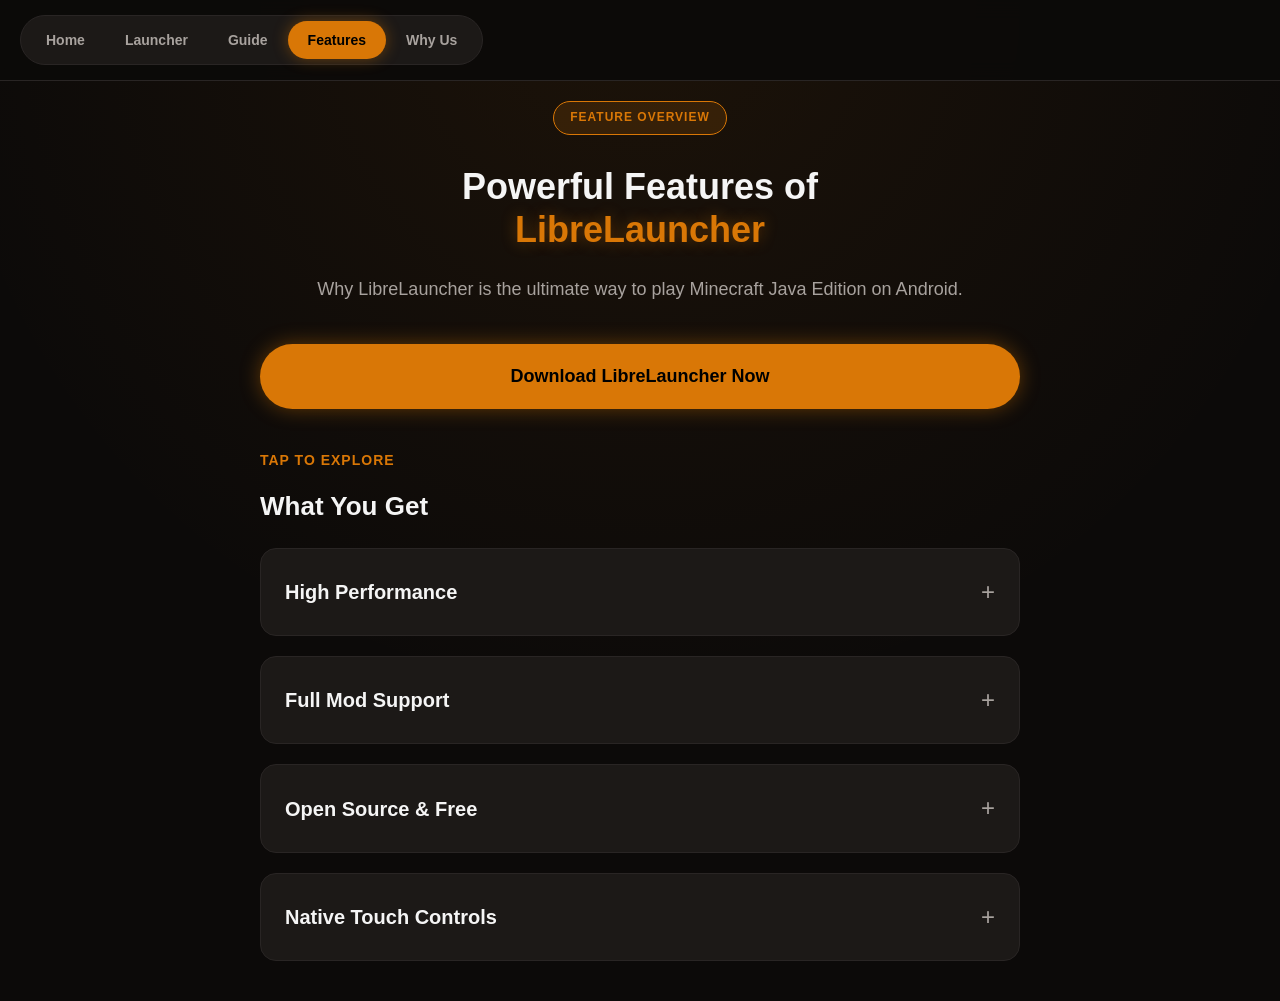
<file: libre-launcher-features/index.html>
<!DOCTYPE html>
<html lang="en">
<head>
    <meta charset="UTF-8">
    <meta name="viewport" content="width=device-width, initial-scale=1.0">
    <title>LibreLauncher Features: The Best Minecraft Java Launcher for Android</title>
    <meta name="description" content="Discover the powerful features of LibreLauncher. Experience high FPS, full mod support, custom RAM allocation, and a free open-source Minecraft Java experience.">
    <style>
        :root { --bg-color: #0c0a09; --text-main: #f5f5f5; --text-muted: #a8a29e; --accent-color: #d97706; --accent-glow: rgba(217, 119, 6, 0.4); --card-bg: #1c1917; --card-border: #292524; }
        html, body { max-width: 100vw; overflow-x: hidden; margin: 0; padding: 0; }
        body { font-family: -apple-system, BlinkMacSystemFont, "Segoe UI", Roboto, Arial, sans-serif; background-color: var(--bg-color); background-image: radial-gradient(circle at top, rgba(217, 119, 6, 0.08) 0%, transparent 60%); color: var(--text-main); line-height: 1.6; box-sizing: border-box; }
        
        .nav-container { padding: 15px 20px; background: rgba(12, 10, 9, 0.9); backdrop-filter: blur(10px); border-bottom: 1px solid var(--card-border); overflow-x: auto; white-space: nowrap; }
        .nav-container::-webkit-scrollbar { display: none; }
        .nav-tabs { display: inline-flex; background: var(--card-bg); border-radius: 999px; padding: 5px; border: 1px solid var(--card-border); }
        .nav-tabs a { color: var(--text-muted); text-decoration: none; font-weight: 600; font-size: 14px; padding: 8px 20px; border-radius: 999px; transition: all 0.3s; }
        .nav-tabs a.active { background: var(--accent-color); color: #000; box-shadow: 0 0 15px var(--accent-glow); }
        .nav-tabs a:hover:not(.active) { color: var(--text-main); }

        .container { max-width: 800px; margin: 0 auto; padding: 20px; box-sizing: border-box; }
        .badge { display: inline-block; background-color: rgba(217, 119, 6, 0.15); color: var(--accent-color); border: 1px solid var(--accent-color); padding: 6px 16px; border-radius: 999px; font-size: 12px; font-weight: bold; margin-bottom: 20px; text-transform: uppercase; letter-spacing: 1px; }
        h1 { color: var(--text-main); font-size: 36px; text-align: center; margin-top: 10px; line-height: 1.2; }
        h1 span { color: var(--accent-color); text-shadow: 0 0 15px var(--accent-glow); }
        .subtitle { text-align: center; color: var(--text-muted); font-size: 18px; margin-bottom: 40px; }
        .btn { display: block; background-color: var(--accent-color); color: #000; text-align: center; padding: 18px; text-decoration: none; font-size: 18px; font-weight: bold; border-radius: 999px; margin: 30px 0; box-shadow: 0 0 20px var(--accent-glow); }
        .section-label { color: var(--accent-color); font-size: 14px; font-weight: bold; text-transform: uppercase; letter-spacing: 1px; margin-top: 40px; margin-bottom: 15px; display: block; text-align: left; }
        h2 { color: var(--text-main); font-size: 26px; margin-top: 0; margin-bottom: 20px; text-align: left;}

        .feature-card { background: var(--card-bg); padding: 24px; margin-bottom: 20px; border-radius: 16px; border: 1px solid var(--card-border); cursor: pointer; transition: all 0.3s cubic-bezier(0.4, 0, 0.2, 1); }
        .feature-card.active, .feature-card:active { transform: translateY(-5px); border-color: var(--accent-color); box-shadow: 0 10px 25px rgba(217, 119, 6, 0.15), 0 0 10px var(--accent-glow); background: #201d1a; }
        .feature-header { display: flex; justify-content: space-between; align-items: center; }
        .feature-card h3 { margin: 0; color: var(--text-main); font-size: 20px; transition: color 0.3s; }
        .feature-card.active h3 { color: var(--accent-color); }
        .icon { font-size: 24px; color: var(--text-muted); transition: transform 0.3s, color 0.3s; }
        .feature-card.active .icon { transform: rotate(45deg); color: var(--accent-color); }
        .feature-content { max-height: 0; overflow: hidden; transition: max-height 0.4s ease-out; color: var(--text-muted); font-size: 15px; }
        .feature-content p { margin-top: 15px; margin-bottom: 0; }
    </style>
</head>
<body>
    <div class="nav-container">
        <div class="nav-tabs">
            <a href="/">Home</a>
            <a href="/libre-launcher/">Launcher</a>
            <a href="/minecraft-java-android/">Guide</a>
            <a href="/libre-launcher-features/" class="active">Features</a>
            <a href="/why-libre-launcher/">Why Us</a>
        </div>
    </div>
    
    <div class="container">
        <div style="text-align: center;"><span class="badge">Feature Overview</span></div>
        <h1>Powerful Features of <br><span>LibreLauncher</span></h1>
        <p class="subtitle">Why LibreLauncher is the ultimate way to play Minecraft Java Edition on Android.</p>
        <a href="/libre-launcher/" class="btn">Download LibreLauncher Now</a>
        <span class="section-label">Tap to explore</span>
        <h2>What You Get</h2>
        <div class="feature-card" onclick="toggleCard(this)"><div class="feature-header"><h3>High Performance</h3><div class="icon">+</div></div><div class="feature-content"><p>JVM flags and native ARM memory tuning reduce lag and maximise frame rates on mobile processors. Built from the ground up for mobile — not ported from desktop as an afterthought.</p></div></div>
        <div class="feature-card" onclick="toggleCard(this)"><div class="feature-header"><h3>Full Mod Support</h3><div class="icon">+</div></div><div class="feature-content"><p>Install Fabric and NeoForge easily. Play with all your favorite Java mods right on your phone.</p></div></div>
        <div class="feature-card" onclick="toggleCard(this)"><div class="feature-header"><h3>Open Source & Free</h3><div class="icon">+</div></div><div class="feature-content"><p>100% transparent, no ads, no hidden paywalls. Built by the community, for the community.</p></div></div>
        <div class="feature-card" onclick="toggleCard(this)"><div class="feature-header"><h3>Native Touch Controls</h3><div class="icon">+</div></div><div class="feature-content"><p>Experience input latency of less than 2ms with native Rust touch controls, plus support for external gamepads.</p></div></div>
    </div>
    <script>function toggleCard(element) { element.classList.toggle('active'); var content = element.querySelector('.feature-content'); if (content.style.maxHeight) { content.style.maxHeight = null; } else { content.style.maxHeight = content.scrollHeight + "px"; } }</script>
</body>
</html>
</file>
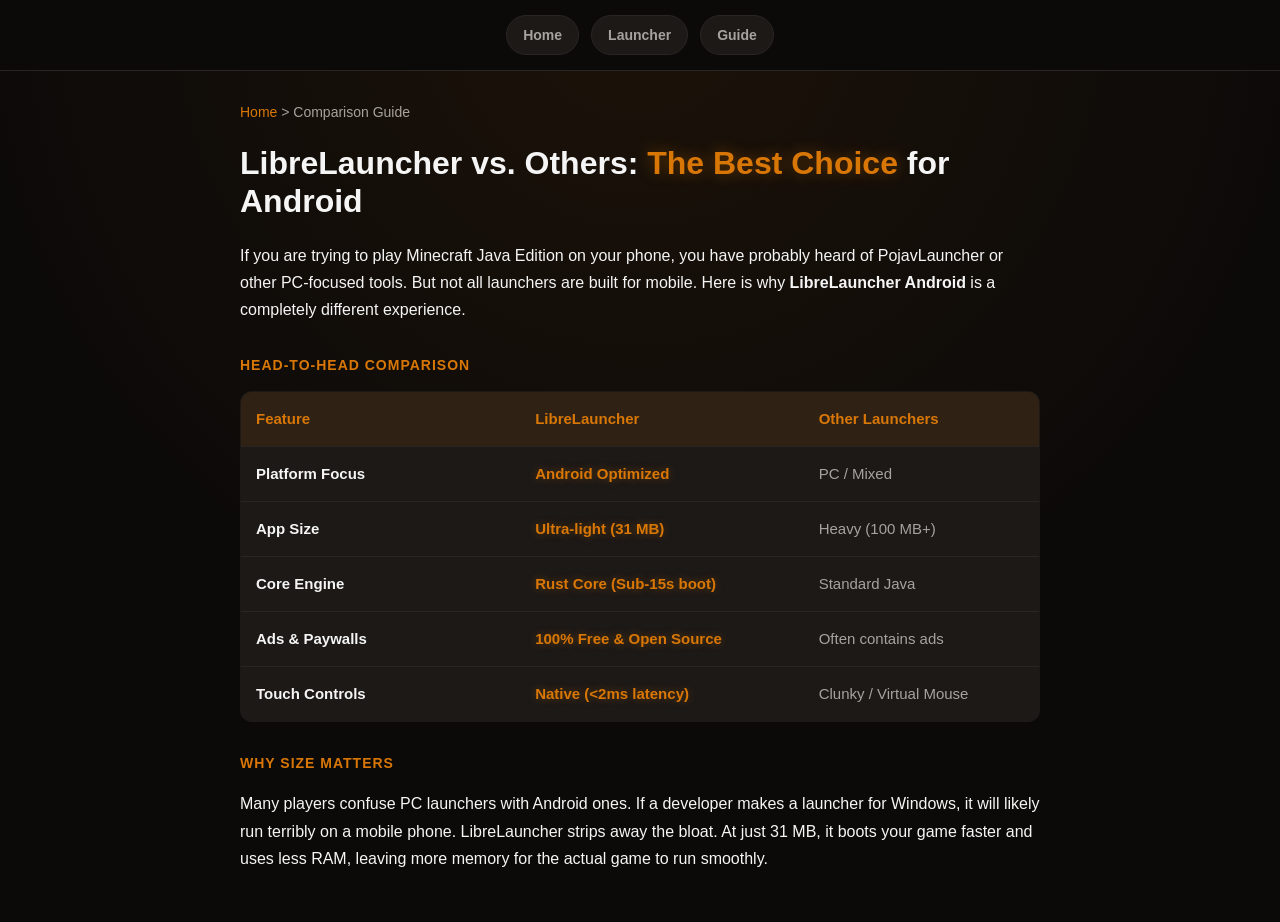
<file: libre-launcher-vs-pojavlauncher/index.html>
<!DOCTYPE html>
<html lang="en">
<head>
    <meta charset="UTF-8">
    <meta name="viewport" content="width=device-width, initial-scale=1.0">
    <title>LibreLauncher vs PojavLauncher: Best Minecraft Java on Android</title>
    <meta name="description" content="Comparing LibreLauncher Android and other launchers? Discover why LibreLauncher is the lightest, fastest, and best way to play Minecraft Java Edition on your phone.">
    <style>
        :root { 
            --bg-color: #0c0a09; 
            --text-main: #f5f5f5; 
            --text-muted: #a8a29e; 
            --accent-color: #d97706; 
            --accent-glow: rgba(217, 119, 6, 0.4);
            --card-bg: #1c1917; 
            --card-border: #292524; 
        }
        body { 
            font-family: -apple-system, BlinkMacSystemFont, "Segoe UI", Roboto, Arial, sans-serif; 
            background-color: var(--bg-color); 
            background-image: radial-gradient(circle at top, rgba(217, 119, 6, 0.08) 0%, transparent 60%);
            color: var(--text-main); 
            margin: 0; 
            padding: 0; 
            line-height: 1.6; 
            overflow-x: hidden; 
            box-sizing: border-box;
        }
        
        /* Sticky Scrollable Nav */
        nav { 
            display: flex; 
            align-items: center;
            justify-content: center;
            gap: 12px; 
            padding: 15px 20px; 
            background-color: rgba(12, 10, 9, 0.9);
            backdrop-filter: blur(10px);
            border-bottom: 1px solid var(--card-border);
            overflow-x: auto; 
            white-space: nowrap; 
            box-sizing: border-box;
            width: 100vw;
        }
        nav::-webkit-scrollbar { display: none; }
        nav { -ms-overflow-style: none; scrollbar-width: none; }

        nav a { 
            color: var(--text-muted); 
            text-decoration: none; 
            font-weight: 600; 
            font-size: 14px; 
            padding: 8px 16px; 
            border-radius: 999px; 
            background-color: var(--card-bg); 
            border: 1px solid var(--card-border); 
            flex-shrink: 0;
        }
        nav a:hover, nav a.active { 
            color: var(--accent-color); 
            border-color: var(--accent-color); 
            box-shadow: 0 0 10px var(--accent-glow);
        }

        .container { max-width: 800px; margin: 0 auto; padding: 20px; }
        
        /* Breadcrumbs */
        .breadcrumbs { font-size: 14px; color: var(--text-muted); margin-top: 10px; margin-bottom: 20px; }
        .breadcrumbs a { color: var(--accent-color); text-decoration: none; }

        h1 { color: var(--text-main); font-size: 32px; text-align: left; margin-top: 10px; line-height: 1.2; }
        h1 span { color: var(--accent-color); text-shadow: 0 0 15px var(--accent-glow); }
        
        .intro-text { font-size: 16px; color: var(--text-main); margin-bottom: 30px; line-height: 1.7; }

        .section-label { color: var(--accent-color); font-size: 14px; font-weight: bold; text-transform: uppercase; letter-spacing: 1px; margin-top: 30px; margin-bottom: 15px; display: block; }
        
        /* Comparison Table Styling */
        .comparison-table { width: 100%; border-collapse: collapse; margin-bottom: 30px; background: var(--card-bg); border-radius: 12px; overflow: hidden; border: 1px solid var(--card-border); }
        .comparison-table th, .comparison-table td { padding: 15px; text-align: left; border-bottom: 1px solid var(--card-border); font-size: 15px; }
        .comparison-table th { background-color: rgba(217, 119, 6, 0.1); color: var(--accent-color); font-weight: bold; }
        .comparison-table td:first-child { font-weight: 600; color: var(--text-main); width: 35%; }
        .comparison-table td { color: var(--text-muted); }
        .comparison-table tr:last-child td { border-bottom: none; }
        
        /* Changed from Green to Amber Glow */
        .win { color: var(--accent-color) !important; font-weight: bold; text-shadow: 0 0 8px var(--accent-glow); }

    </style>
</head>
<body>
    <nav>
        <a href="/">Home</a>
        <a href="/libre-launcher/">Launcher</a>
        <a href="/minecraft-java-android/">Guide</a>
    </nav>
    
    <div class="container">
        <div class="breadcrumbs">
            <a href="/">Home</a> &gt; Comparison Guide
        </div>

        <h1>LibreLauncher vs. Others: <span>The Best Choice</span> for Android</h1>
        
        <p class="intro-text">
            If you are trying to play Minecraft Java Edition on your phone, you have probably heard of PojavLauncher or other PC-focused tools. But not all launchers are built for mobile. Here is why <strong>LibreLauncher Android</strong> is a completely different experience.
        </p>
        
        <span class="section-label">Head-to-Head Comparison</span>
        
        <table class="comparison-table">
            <thead>
                <tr>
                    <th>Feature</th>
                    <th>LibreLauncher</th>
                    <th>Other Launchers</th>
                </tr>
            </thead>
            <tbody>
                <tr>
                    <td>Platform Focus</td>
                    <td class="win">Android Optimized</td>
                    <td>PC / Mixed</td>
                </tr>
                <tr>
                    <td>App Size</td>
                    <td class="win">Ultra-light (31 MB)</td>
                    <td>Heavy (100 MB+)</td>
                </tr>
                <tr>
                    <td>Core Engine</td>
                    <td class="win">Rust Core (Sub-15s boot)</td>
                    <td>Standard Java</td>
                </tr>
                <tr>
                    <td>Ads & Paywalls</td>
                    <td class="win">100% Free & Open Source</td>
                    <td>Often contains ads</td>
                </tr>
                <tr>
                    <td>Touch Controls</td>
                    <td class="win">Native (&lt;2ms latency)</td>
                    <td>Clunky / Virtual Mouse</td>
                </tr>
            </tbody>
        </table>

        <span class="section-label">Why Size Matters</span>
        <p class="intro-text">
            Many players confuse PC launchers with Android ones. If a developer makes a launcher for Windows, it will likely run terribly on a mobile phone. LibreLauncher strips away the bloat. At just 31 MB, it boots your game faster and uses less RAM, leaving more memory for the actual game to run smoothly.
        </p>

        <!-- Bottom Button Removed -->
    </div>
</body>
</html>
</file>
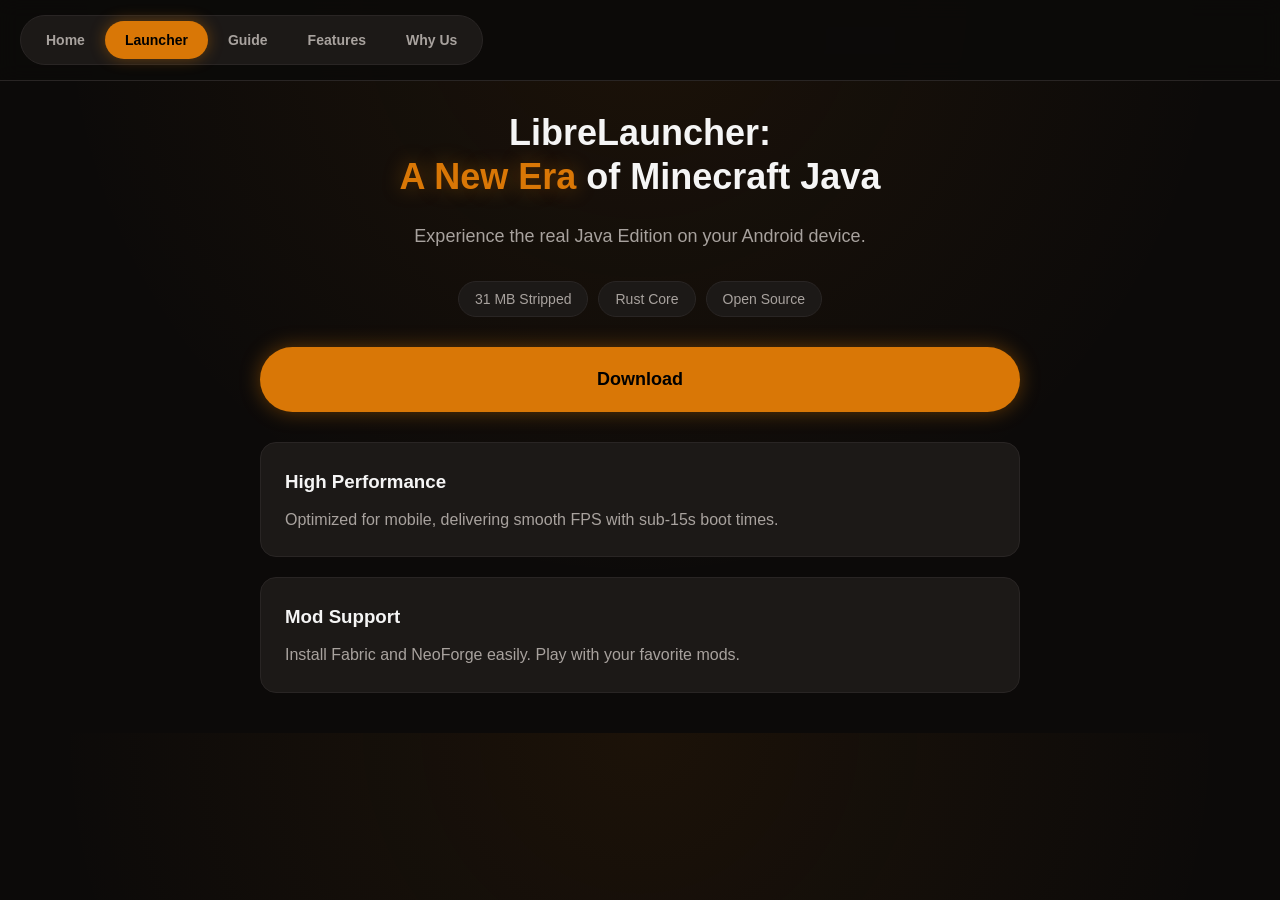
<file: libre-launcher/index.html>
<!DOCTYPE html>
<html lang="en">
<head>
    <meta charset="UTF-8">
    <meta name="viewport" content="width=device-width, initial-scale=1.0">
    <title>Download LibreLauncher - Minecraft Java on Android APK</title>
    <meta name="description" content="Download LibreLauncher, the fastest open-source launcher to play Minecraft Java Edition on your Android device. Supports mods and high FPS.">
    <style>
        :root { --bg-color: #0c0a09; --text-main: #f5f5f5; --text-muted: #a8a29e; --accent-color: #d97706; --accent-glow: rgba(217, 119, 6, 0.4); --card-bg: #1c1917; --card-border: #292524; }
        html, body { max-width: 100vw; overflow-x: hidden; margin: 0; padding: 0; }
        body { font-family: -apple-system, BlinkMacSystemFont, "Segoe UI", Roboto, Arial, sans-serif; background-color: var(--bg-color); background-image: radial-gradient(circle at top, rgba(217, 119, 6, 0.08) 0%, transparent 60%); color: var(--text-main); line-height: 1.6; box-sizing: border-box; }
        
        /* PILL TAB NAVIGATION */
        .nav-container { padding: 15px 20px; background: rgba(12, 10, 9, 0.9); backdrop-filter: blur(10px); border-bottom: 1px solid var(--card-border); overflow-x: auto; white-space: nowrap; }
        .nav-container::-webkit-scrollbar { display: none; }
        .nav-tabs { display: inline-flex; background: var(--card-bg); border-radius: 999px; padding: 5px; border: 1px solid var(--card-border); }
        .nav-tabs a { color: var(--text-muted); text-decoration: none; font-weight: 600; font-size: 14px; padding: 8px 20px; border-radius: 999px; transition: all 0.3s; }
        .nav-tabs a.active { background: var(--accent-color); color: #000; box-shadow: 0 0 15px var(--accent-glow); }
        .nav-tabs a:hover:not(.active) { color: var(--text-main); }

        .container { max-width: 800px; margin: 0 auto; padding: 20px; box-sizing: border-box; }
        h1 { color: var(--text-main); font-size: 36px; text-align: center; margin-top: 10px; line-height: 1.2; }
        h1 span { color: var(--accent-color); text-shadow: 0 0 20px var(--accent-glow); }
        .subtitle { text-align: center; color: var(--text-muted); font-size: 18px; margin-bottom: 30px; }
        .badges { display: flex; flex-wrap: wrap; justify-content: center; gap: 10px; margin-bottom: 30px; }
        .badge { background: var(--card-bg); border: 1px solid var(--card-border); padding: 6px 16px; border-radius: 999px; font-size: 14px; color: var(--text-muted); }
        .btn { display: block; background-color: var(--accent-color); color: #000; text-align: center; padding: 18px; text-decoration: none; font-size: 18px; font-weight: bold; border-radius: 999px; margin: 30px 0; box-shadow: 0 0 20px var(--accent-glow); transition: all 0.3s ease; }
        .btn:hover { box-shadow: 0 0 35px var(--accent-glow); transform: translateY(-2px); }
        .feature-card { background: var(--card-bg); padding: 24px; margin-bottom: 20px; border-radius: 16px; border: 1px solid var(--card-border); }
        .feature-card h3 { margin: 0 0 10px 0; color: var(--text-main); }
        .feature-card p { color: var(--text-muted); margin: 0; }
    </style>
</head>
<body>
    <div class="nav-container">
        <div class="nav-tabs">
            <a href="/">Home</a>
            <a href="/libre-launcher/" class="active">Launcher</a>
            <a href="/minecraft-java-android/">Guide</a>
            <a href="/libre-launcher-features/">Features</a>
            <a href="/why-libre-launcher/">Why Us</a>
        </div>
    </div>
    
    <div class="container">
        <h1>LibreLauncher: <br><span>A New Era</span> of Minecraft Java</h1>
        <p class="subtitle">Experience the real Java Edition on your Android device.</p>
        <div class="badges"><span class="badge">31 MB Stripped</span><span class="badge">Rust Core</span><span class="badge">Open Source</span></div>
        <a href="https://github.com/polskiewin/libre-launcher/releases" class="btn">Download</a>
        <div class="feature-card"><h3>High Performance</h3><p>Optimized for mobile, delivering smooth FPS with sub-15s boot times.</p></div>
        <div class="feature-card"><h3>Mod Support</h3><p>Install Fabric and NeoForge easily. Play with your favorite mods.</p></div>
    </div>
</body>
</html>
</file>
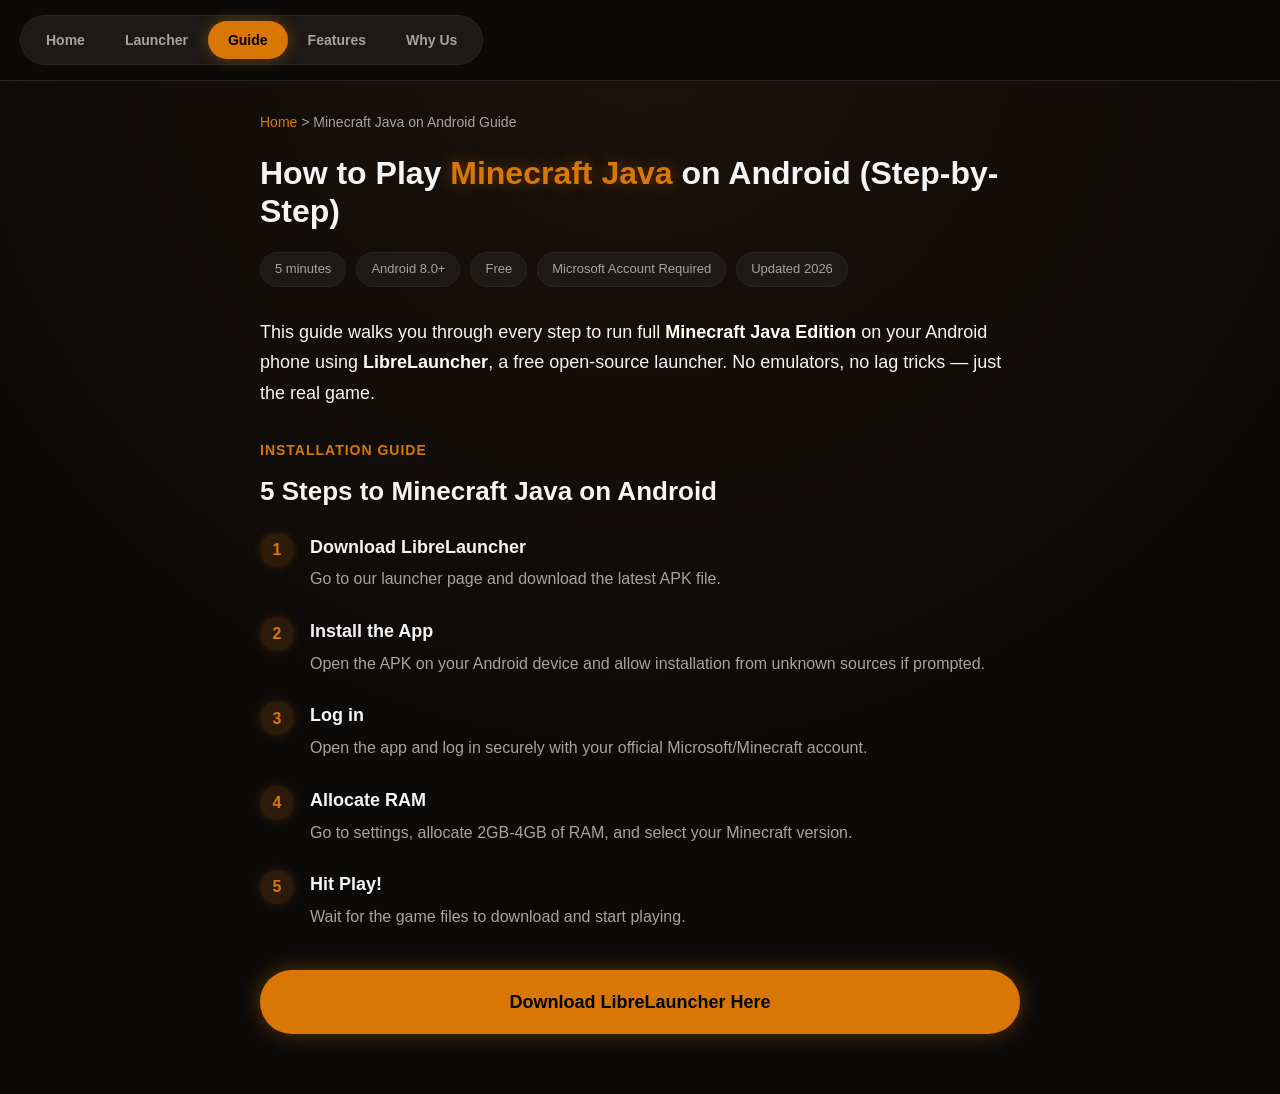
<file: minecraft-java-android/index.html>
<!DOCTYPE html>
<html lang="en">
<head>
    <meta charset="UTF-8">
    <meta name="viewport" content="width=device-width, initial-scale=1.0">
    <title>How to Play Minecraft Java on Android (Step-by-Step Guide)</title>
    <meta name="description" content="Learn how to play Minecraft Java Edition on your Android phone easily using LibreLauncher. Step-by-step tutorial with no lag.">
    <style>
        :root { --bg-color: #0c0a09; --text-main: #f5f5f5; --text-muted: #a8a29e; --accent-color: #d97706; --accent-glow: rgba(217, 119, 6, 0.4); --card-bg: #1c1917; --card-border: #292524; }
        html, body { max-width: 100vw; overflow-x: hidden; margin: 0; padding: 0; }
        body { font-family: -apple-system, BlinkMacSystemFont, "Segoe UI", Roboto, Arial, sans-serif; background-color: var(--bg-color); background-image: radial-gradient(circle at top, rgba(217, 119, 6, 0.08) 0%, transparent 60%); color: var(--text-main); line-height: 1.6; box-sizing: border-box; }
        
        .nav-container { padding: 15px 20px; background: rgba(12, 10, 9, 0.9); backdrop-filter: blur(10px); border-bottom: 1px solid var(--card-border); overflow-x: auto; white-space: nowrap; }
        .nav-container::-webkit-scrollbar { display: none; }
        .nav-tabs { display: inline-flex; background: var(--card-bg); border-radius: 999px; padding: 5px; border: 1px solid var(--card-border); }
        .nav-tabs a { color: var(--text-muted); text-decoration: none; font-weight: 600; font-size: 14px; padding: 8px 20px; border-radius: 999px; transition: all 0.3s; }
        .nav-tabs a.active { background: var(--accent-color); color: #000; box-shadow: 0 0 15px var(--accent-glow); }
        .nav-tabs a:hover:not(.active) { color: var(--text-main); }

        .container { max-width: 800px; margin: 0 auto; padding: 20px; box-sizing: border-box; }
        .breadcrumbs { font-size: 14px; color: var(--text-muted); margin-top: 10px; margin-bottom: 20px; }
        .breadcrumbs a { color: var(--accent-color); text-decoration: none; }
        h1 { color: var(--text-main); font-size: 32px; text-align: left; margin-top: 10px; line-height: 1.2; }
        h1 span { color: var(--accent-color); text-shadow: 0 0 15px var(--accent-glow); }
        .badges { display: flex; flex-wrap: wrap; gap: 10px; margin-bottom: 30px; }
        .badge { background: var(--card-bg); border: 1px solid var(--card-border); padding: 6px 14px; border-radius: 999px; font-size: 13px; color: var(--text-muted); }
        .intro-text { font-size: 18px; color: var(--text-main); margin-bottom: 30px; line-height: 1.7; }
        .intro-text strong { color: #fff; }
        .section-label { color: var(--accent-color); font-size: 14px; font-weight: bold; text-transform: uppercase; letter-spacing: 1px; margin-bottom: 10px; display: block; }
        h2 { color: var(--text-main); font-size: 26px; margin-top: 0; margin-bottom: 20px; }
        .btn { display: block; background-color: var(--accent-color); color: #000; text-align: center; padding: 18px; text-decoration: none; font-size: 18px; font-weight: bold; border-radius: 999px; margin: 40px 0; box-shadow: 0 0 20px var(--accent-glow); transition: all 0.3s ease; }
        .btn:hover { box-shadow: 0 0 35px var(--accent-glow); transform: translateY(-2px); }
        ol { padding-left: 0; list-style: none; counter-reset: steps; }
        li { margin-bottom: 25px; font-size: 16px; color: var(--text-muted); position: relative; padding-left: 50px; }
        li::before { counter-increment: steps; content: counter(steps); position: absolute; left: 0; top: 0; width: 34px; height: 34px; background-color: rgba(217, 119, 6, 0.15); color: var(--accent-color); border-radius: 50%; display: flex; align-items: center; justify-content: center; font-weight: bold; font-size: 16px; box-shadow: 0 0 10px rgba(217, 119, 6, 0.2); }
        li strong { color: var(--text-main); display: block; margin-bottom: 5px; font-size: 18px;}
    </style>
</head>
<body>
    <div class="nav-container">
        <div class="nav-tabs">
            <a href="/">Home</a>
            <a href="/libre-launcher/">Launcher</a>
            <a href="/minecraft-java-android/" class="active">Guide</a>
            <a href="/libre-launcher-features/">Features</a>
            <a href="/why-libre-launcher/">Why Us</a>
        </div>
    </div>
    
    <div class="container">
        <div class="breadcrumbs"><a href="/">Home</a> &gt; Minecraft Java on Android Guide</div>
        <h1>How to Play <span>Minecraft Java</span> on Android (Step-by-Step)</h1>
        <div class="badges"><span class="badge">5 minutes</span><span class="badge">Android 8.0+</span><span class="badge">Free</span><span class="badge">Microsoft Account Required</span><span class="badge">Updated 2026</span></div>
        <p class="intro-text">This guide walks you through every step to run full <strong>Minecraft Java Edition</strong> on your Android phone using <strong>LibreLauncher</strong>, a free open-source launcher. No emulators, no lag tricks — just the real game.</p>
        
        <span class="section-label">Installation Guide</span>
        <h2>5 Steps to Minecraft Java on Android</h2>
        <ol>
            <li><strong>Download LibreLauncher</strong> Go to our launcher page and download the latest APK file.</li>
            <li><strong>Install the App</strong> Open the APK on your Android device and allow installation from unknown sources if prompted.</li>
            <li><strong>Log in</strong> Open the app and log in securely with your official Microsoft/Minecraft account.</li>
            <li><strong>Allocate RAM</strong> Go to settings, allocate 2GB-4GB of RAM, and select your Minecraft version.</li>
            <li><strong>Hit Play!</strong> Wait for the game files to download and start playing.</li>
        </ol>
        <a href="/libre-launcher/" class="btn">Download LibreLauncher Here</a>
    </div>
</body>
</html>
</file>
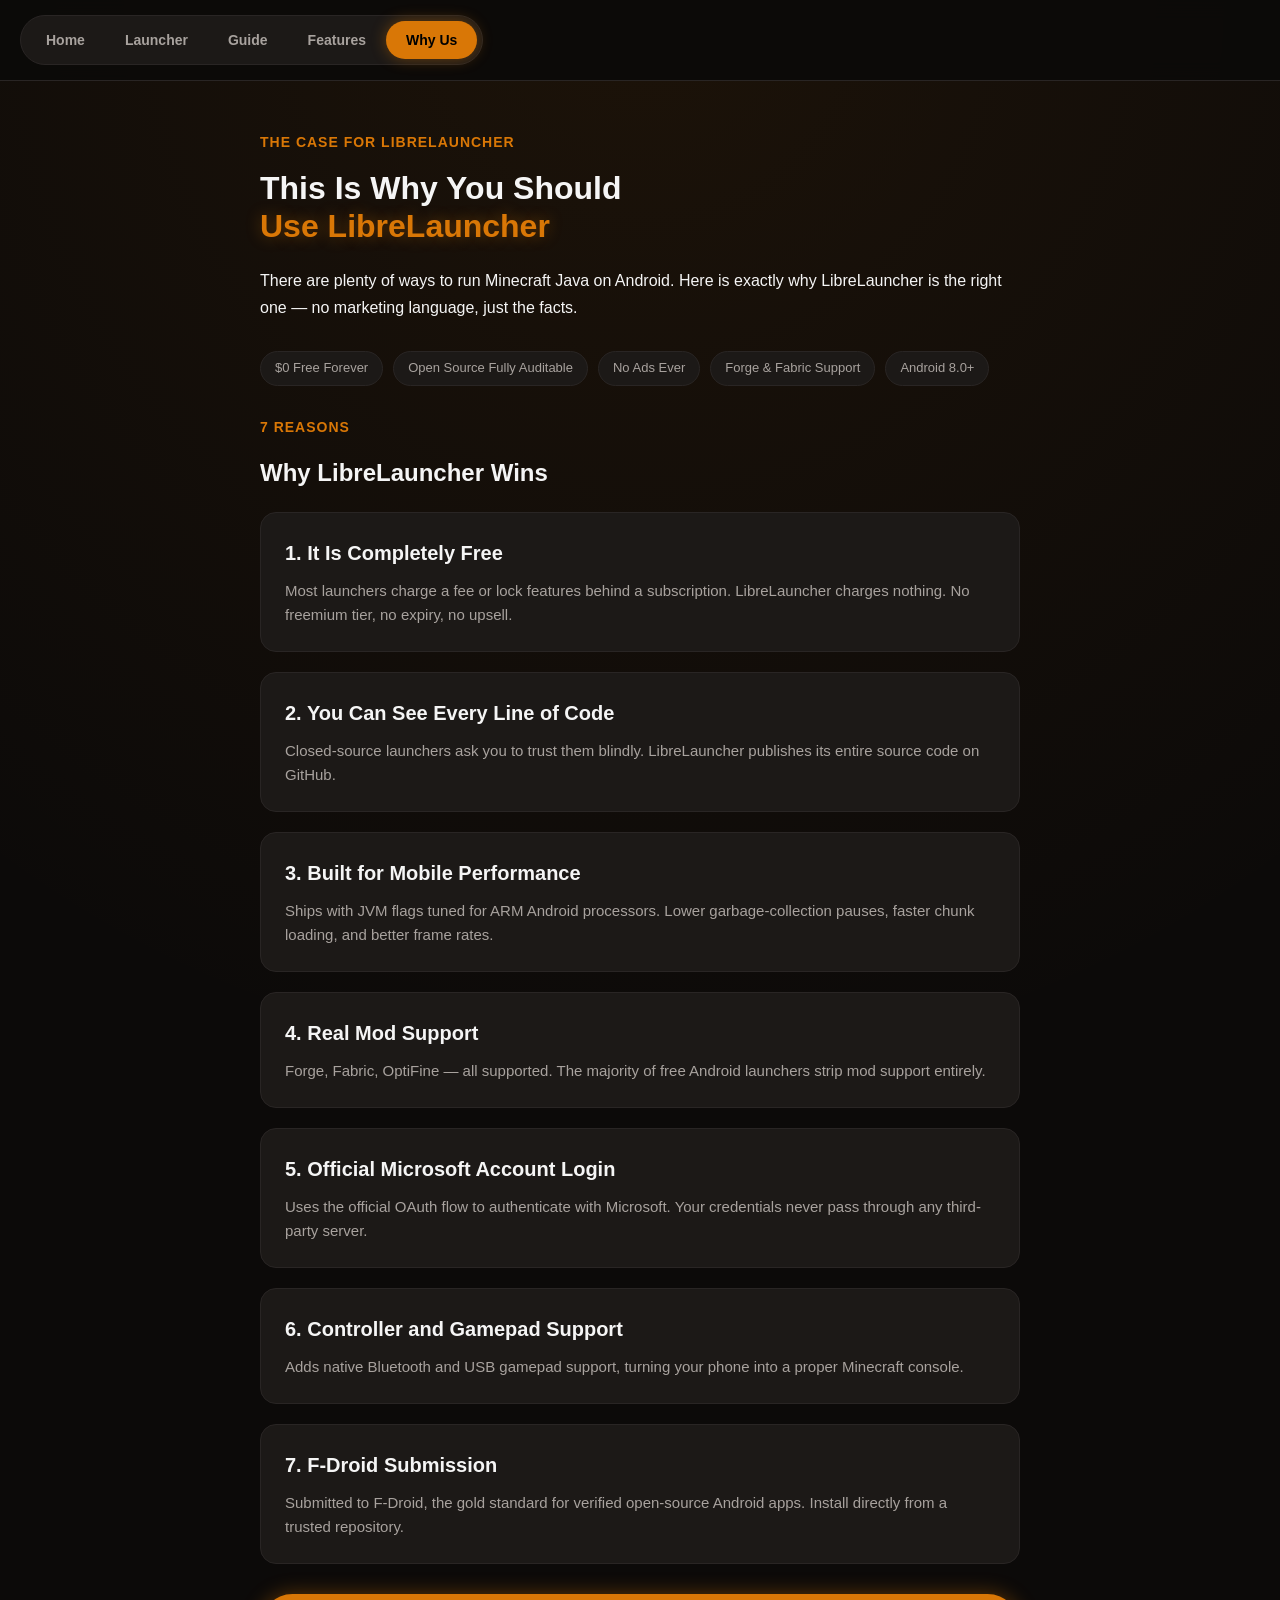
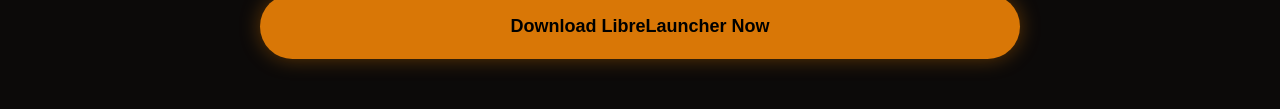
<file: why-libre-launcher/index.html>
<!DOCTYPE html>
<html lang="en">
<head>
    <meta charset="UTF-8">
    <meta name="viewport" content="width=device-width, initial-scale=1.0">
    <title>Why Use LibreLauncher? The #1 Minecraft Java Launcher for Android</title>
    <meta name="description" content="Discover why LibreLauncher is the best free, open-source Minecraft Java launcher for Android. No ads, full mod support, and verified by F-Droid.">
    <style>
        :root { --bg-color: #0c0a09; --text-main: #f5f5f5; --text-muted: #a8a29e; --accent-color: #d97706; --accent-glow: rgba(217, 119, 6, 0.4); --card-bg: #1c1917; --card-border: #292524; }
        html, body { max-width: 100vw; overflow-x: hidden; margin: 0; padding: 0; }
        body { font-family: -apple-system, BlinkMacSystemFont, "Segoe UI", Roboto, Arial, sans-serif; background-color: var(--bg-color); background-image: radial-gradient(circle at top, rgba(217, 119, 6, 0.08) 0%, transparent 60%); color: var(--text-main); line-height: 1.6; box-sizing: border-box; }
        
        .nav-container { padding: 15px 20px; background: rgba(12, 10, 9, 0.9); backdrop-filter: blur(10px); border-bottom: 1px solid var(--card-border); overflow-x: auto; white-space: nowrap; }
        .nav-container::-webkit-scrollbar { display: none; }
        .nav-tabs { display: inline-flex; background: var(--card-bg); border-radius: 999px; padding: 5px; border: 1px solid var(--card-border); }
        .nav-tabs a { color: var(--text-muted); text-decoration: none; font-weight: 600; font-size: 14px; padding: 8px 20px; border-radius: 999px; transition: all 0.3s; }
        .nav-tabs a.active { background: var(--accent-color); color: #000; box-shadow: 0 0 15px var(--accent-glow); }
        .nav-tabs a:hover:not(.active) { color: var(--text-main); }

        .container { max-width: 800px; margin: 0 auto; padding: 20px; box-sizing: border-box; }
        h1 { color: var(--text-main); font-size: 32px; text-align: left; margin-top: 10px; line-height: 1.2; }
        h1 span { color: var(--accent-color); text-shadow: 0 0 15px var(--accent-glow); }
        .intro-text { font-size: 16px; color: var(--text-main); margin-bottom: 30px; line-height: 1.7; }
        .badges { display: flex; flex-wrap: wrap; gap: 10px; margin-bottom: 30px; }
        .badge { background: var(--card-bg); border: 1px solid var(--card-border); padding: 6px 14px; border-radius: 999px; font-size: 13px; color: var(--text-muted); }
        .section-label { color: var(--accent-color); font-size: 14px; font-weight: bold; text-transform: uppercase; letter-spacing: 1px; margin-top: 30px; margin-bottom: 15px; display: block; }
        .reason-card { background: var(--card-bg); padding: 24px; margin-bottom: 20px; border-radius: 16px; border: 1px solid var(--card-border); }
        .reason-card h3 { margin: 0 0 10px 0; color: var(--text-main); font-size: 20px; }
        .reason-card p { color: var(--text-muted); margin: 0; font-size: 15px; }
        .btn { display: block; background-color: var(--accent-color); color: #000; text-align: center; padding: 18px; text-decoration: none; font-size: 18px; font-weight: bold; border-radius: 999px; margin: 30px 0; box-shadow: 0 0 20px var(--accent-glow); }
    </style>
</head>
<body>
    <div class="nav-container">
        <div class="nav-tabs">
            <a href="/">Home</a>
            <a href="/libre-launcher/">Launcher</a>
            <a href="/minecraft-java-android/">Guide</a>
            <a href="/libre-launcher-features/">Features</a>
            <a href="/why-libre-launcher/" class="active">Why Us</a>
        </div>
    </div>
    <div class="container">
        <span class="section-label">The Case for LibreLauncher</span>
        <h1>This Is Why You Should <br><span>Use LibreLauncher</span></h1>
        <p class="intro-text">There are plenty of ways to run Minecraft Java on Android. Here is exactly why LibreLauncher is the right one — no marketing language, just the facts.</p>
        <div class="badges"><span class="badge">$0 Free Forever</span><span class="badge">Open Source Fully Auditable</span><span class="badge">No Ads Ever</span><span class="badge">Forge & Fabric Support</span><span class="badge">Android 8.0+</span></div>
        <span class="section-label">7 Reasons</span>
        <h2 style="color: var(--text-main); margin-top: 0;">Why LibreLauncher Wins</h2>
        <div class="reason-card"><h3>1. It Is Completely Free</h3><p>Most launchers charge a fee or lock features behind a subscription. LibreLauncher charges nothing. No freemium tier, no expiry, no upsell.</p></div>
        <div class="reason-card"><h3>2. You Can See Every Line of Code</h3><p>Closed-source launchers ask you to trust them blindly. LibreLauncher publishes its entire source code on GitHub.</p></div>
        <div class="reason-card"><h3>3. Built for Mobile Performance</h3><p>Ships with JVM flags tuned for ARM Android processors. Lower garbage-collection pauses, faster chunk loading, and better frame rates.</p></div>
        <div class="reason-card"><h3>4. Real Mod Support</h3><p>Forge, Fabric, OptiFine — all supported. The majority of free Android launchers strip mod support entirely.</p></div>
        <div class="reason-card"><h3>5. Official Microsoft Account Login</h3><p>Uses the official OAuth flow to authenticate with Microsoft. Your credentials never pass through any third-party server.</p></div>
        <div class="reason-card"><h3>6. Controller and Gamepad Support</h3><p>Adds native Bluetooth and USB gamepad support, turning your phone into a proper Minecraft console.</p></div>
        <div class="reason-card"><h3>7. F-Droid Submission</h3><p>Submitted to F-Droid, the gold standard for verified open-source Android apps. Install directly from a trusted repository.</p></div>
        <a href="/libre-launcher/" class="btn">Download LibreLauncher Now</a>
    </div>
</body>
</html>
</file>
